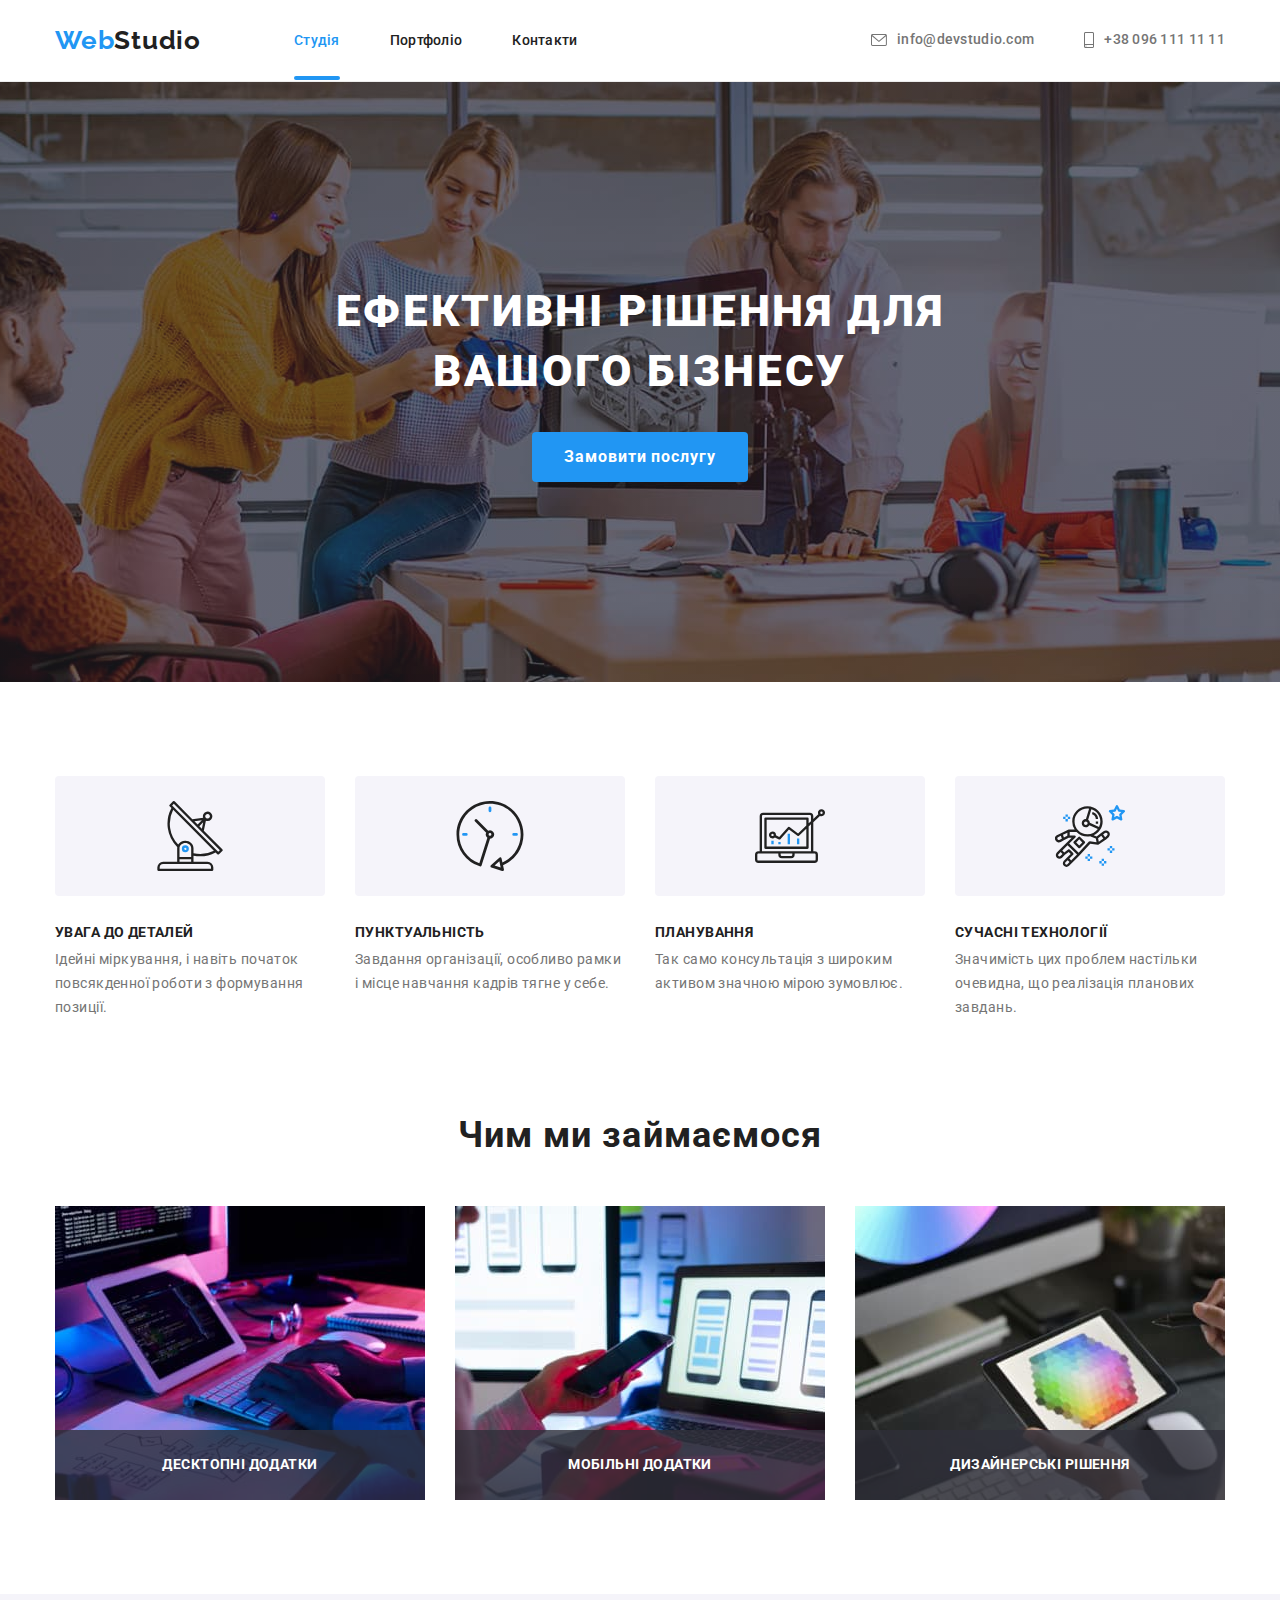
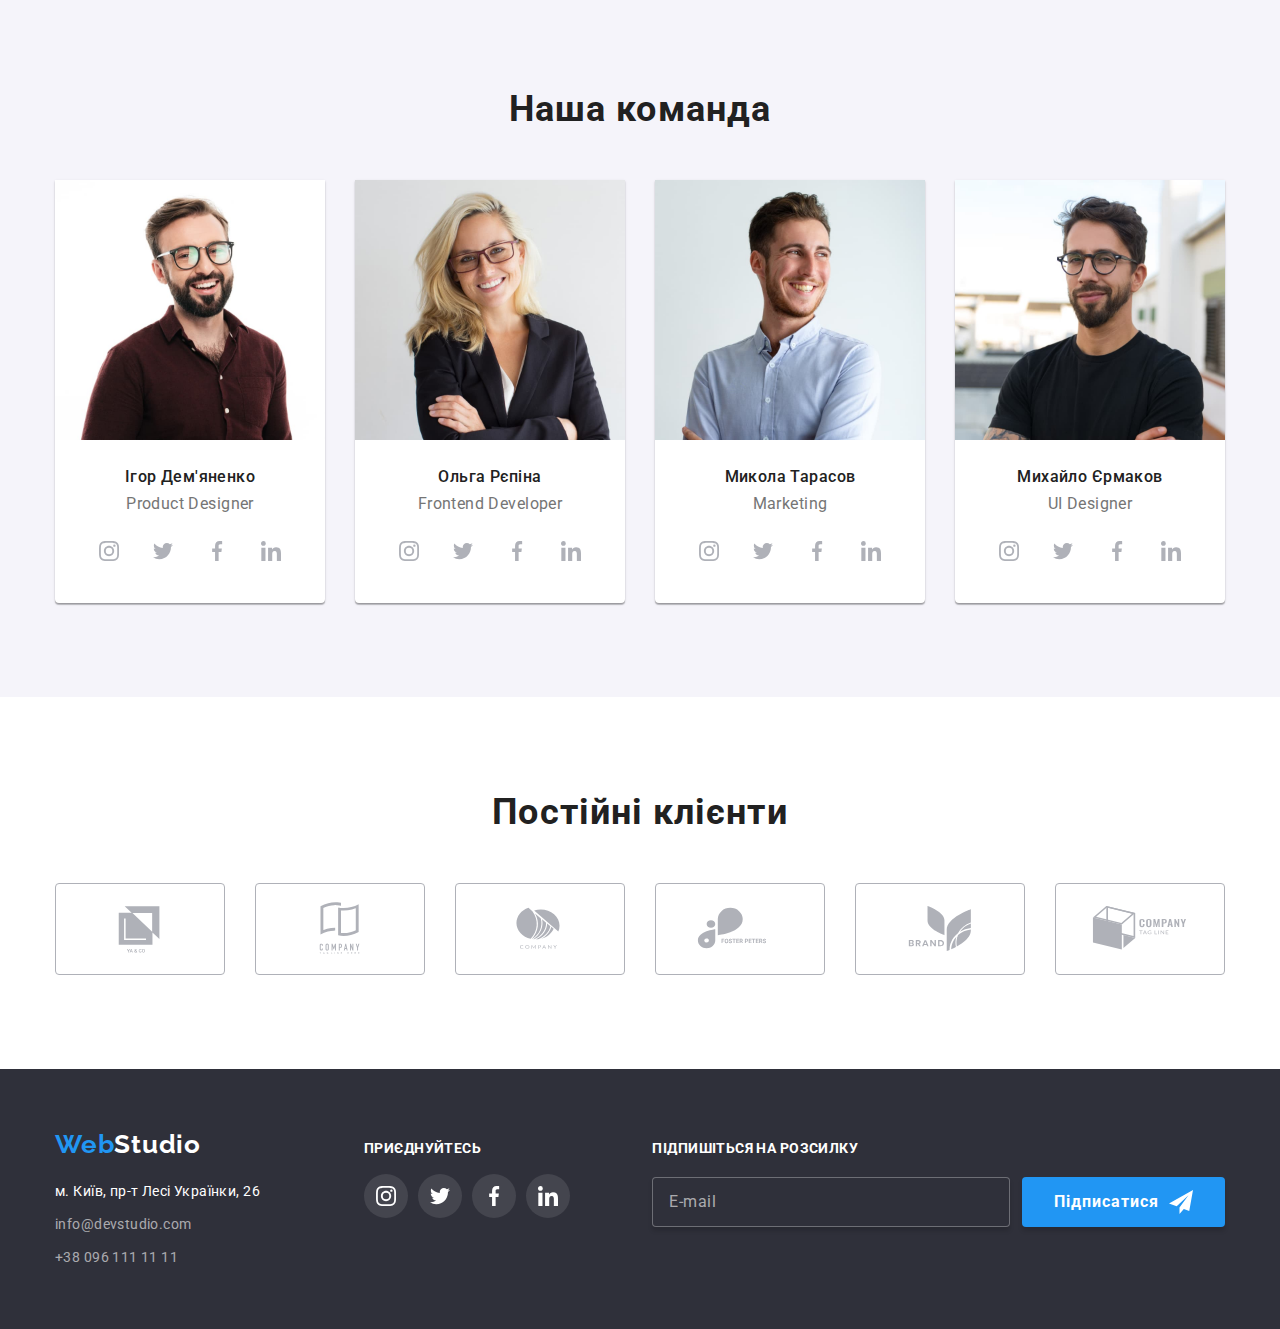
<file: index.html>
<!DOCTYPE html>
<html lang="uk">
<head>
    <meta charset="UTF-8">
    <meta http-equiv="X-UA-Compatible" content="IE=edge">
    <meta name="viewport" content="width=device-width, initial-scale=1.0">
    <title>Студія</title>
    <link rel="stylesheet" href="https://cdn.jsdelivr.net/npm/modern-normalize@1.1.0/modern-normalize.min.css">
    <link rel="preconnect" href="https://fonts.googleapis.com">
    <link rel="preconnect" href="https://fonts.gstatic.com" crossorigin>
    <link href="https://fonts.googleapis.com/css2?family=Raleway:wght@700&family=Roboto:wght@400;500;700;900&display=swap" rel="stylesheet">
    <link rel="stylesheet" href="./css/styles.css">
</head>
<body>

    <!-- HEADER SECTION -->

    <header class="page-header">
        <div class="container page-header-container">
            <nav class="page-nav">
            
                <!-- logo -->
            
                <a href="./index.html" class="logo link"><span class="web-logo">Web</span>Studio</a>
            
                <!-- navigation menu list -->

                <ul class="menu-nav list">
                    <li class="menu-item">
                        <a class="menu-link link current" href="./index.html">Студія</a>
                    </li>
                    <li class="menu-item">
                        <a class="menu-link link" href="./portfolio.html">Портфоліо</a>
                    </li>
                    <li class="menu-item">
                        <a class="menu-link link"  href="#contacts">Контакти</a>
                    </li>
                </ul>
            </nav>

            <!-- navigation contact list -->

            <ul class="contacts-nav list text">
                <li class="contacts-item">
                    <a class="contacts-link link" href="mailto:info@devstudio.com">
                        <svg aria-label="Конверт" class="icons-header" width="16px" height="12px">
                            <use href="./images/icons.svg#icon-envelope"></use>
                        </svg>
                        info@devstudio.com
                    </a>
                </li>
                <li class="contacts-item">
                    <a class="contacts-link link" href="tel:+380961111111">
                        <svg aria-label="Смартфон" class="icons-header" width="10px" height="16px">
                            <use href="./images/icons.svg#icon-smartphone"></use>
                        </svg>
                        +38 096 111 11 11
                    </a>
                </li>
            </ul>
        </div>
    </header>
    
    <!-- MAIN SECTION -->

    <main>
        
        <!-- hero section -->

        <section class="hero">
            <div class="container">
                <h1 class="hero-title">Ефективні рішення для вашого бізнесу</h1>
                <button type="button" class="button-studio" data-modal-open>Замовити послугу</button>
            </div>
        </section>

        <!-- our advantages section -->

        <section class="section-advanteges section">
            <div class="container">
                <h2 class="visually-hidden section-title">Наші переваги</h2>
                <ul class="feature-list list">
                    <li class="feature-items">
                        <div class="block-advanteges">
                        <svg class="icon-advanteges">
                            <use href="./images/icons.svg#icon-antenna"></use>
                        </svg>
                        </div>
                        <h3 class="title-studio">Увага до деталей</h3>
                        <p class="text-studio">Ідейні міркування, і навіть початок повсякденної роботи з формування позиції.</p>
                    </li>
                    <li class="feature-items">
                        <div class="block-advanteges">
                            <svg class="icon-advanteges">
                                <use href="./images/icons.svg#icon-clock"></use>
                            </svg>
                            </div>
                        <h3 class="title-studio">Пунктуальність</h3>
                        <p class="text-studio">Завдання організації, особливо рамки і місце навчання кадрів тягне у себе.</p>
                    </li>
                    <li class="feature-items">
                        <div class="block-advanteges">
                            <svg class="icon-advanteges">
                                <use href="./images/icons.svg#icon-diagram"></use>
                            </svg>
                            </div>
                        <h3 class="title-studio">Планування</h3>
                        <p class="text-studio">Так само консультація з широким активом значною мірою зумовлює.</p>
                    </li>
                    <li class="feature-items">
                        <div class="block-advanteges">
                            <svg class="icon-advanteges">
                                <use href="./images/icons.svg#icon-astronaut"></use>
                            </svg>
                            </div>
                        <h3 class="title-studio">Сучасні технології</h3>
                        <p class="text-studio">Значимість цих проблем настільки очевидна, що реалізація планових завдань.</p>
                    </li>
                </ul>
            </div>
        </section>

        <!-- "what do we do?" section -->

        <section class="section-services">
            <div class="container">
                <h2 class="section-title">Чим ми займаємося</h2>
                <ul class="list section-list">
                    <li>
                        <div class="services">
                            <img
                                src="./images/keyboard.jpg"
                                alt="Користувач набирає код на клавіатурі"
                                width="370">
                            <p class="services-overlay">Десктопні додатки</p>
                        </div>
                    </li>
                    <li>
                        <div class="services">
                            <img
                                src="./images/laptop.jpg"
                                alt="Користувач працює за ноутбуком"
                                width="370">
                            <p class="services-overlay">Мобільні додатки</p>
                        </div>
                    </li>
                    <li>
                        <div class="services">
                            <img
                                src="./images/tablet.jpg"
                                alt="Користувач працює на планшеті"
                                width="370">
                            <p class="services-overlay">Дизайнерські рішення</p>
                        </div>
                    </li>
                </ul>
            </div>
        </section>  
    
        <!-- our team section -->

        <section class="team-section section">
            <div class="container">
                <h2 class="section-title">Наша команда</h2>
                <ul class="list section-list">
                    <li class="img-team">
                        <img
                            src="./images/Product_Designer.jpg"
                            alt="Ігор Дем'яненко"
                            width="270">
                        <div class="team-info">
                            <h3 class="team-title">Ігор Дем'яненко</h3>
                            <p class="team-text">Product Designer</p>
                            <ul class="social-list list">
                                <li class="social-list-item">
                                    <a href="" class="social-list-link">
                                        <svg aria-label="Посилання на інстаграм" class="social-list-icon" width="20px" height="20px">
                                            <use href="./images/icons.svg#icon-instagram"></use>
                                        </svg>
                                    </a>
                                </li>
                                <li class="social-list-item">
                                    <a href="" class="social-list-link">
                                        <svg aria-label="Посилання на твітер" class="social-list-icon" width="20px" height="20px">
                                            <use href="./images/icons.svg#icon-twitter"></use>
                                        </svg>
                                    </a>
                                </li>
                                <li class="social-list-item">
                                    <a href="" class="social-list-link">
                                        <svg aria-label="Посилання на фейсбук" class="social-list-icon" width="20px" height="20px">
                                            <use href="./images/icons.svg#icon-facebook"></use>
                                        </svg>
                                    </a>
                                </li>
                                <li class="social-list-item">
                                    <a href="" class="social-list-link">
                                        <svg aria-label="Посилання на лінкедін" class="social-list-icon" width="20px" height="20px">
                                            <use href="./images/icons.svg#icon-linkedin"></use>
                                        </svg>
                                    </a>
                                </li>
                            </ul>
                        </div>
                    </li>

                    <li class="img-team">
                        <img 
                            src="./images/Frontend_Developer.jpg"
                            alt="Ольга Рєпіна"
                            width="270">
                        <div class="team-info">
                            <h3 class="team-title">Ольга Рєпіна</h3>
                            <p class="team-text">Frontend Developer</p>
                            <ul class="social-list list">
                                <li class="social-list-item">
                                    <a href="" class="social-list-link">
                                        <svg aria-label="Посилання на інстаграм" class="social-list-icon" width="20px" height="20px">
                                            <use href="./images/icons.svg#icon-instagram"></use>
                                        </svg>
                                    </a>
                                </li>
                                <li class="social-list-item">
                                    <a href="" class="social-list-link">
                                        <svg aria-label="Посилання на твітер" class="social-list-icon" width="20px" height="20px">
                                            <use href="./images/icons.svg#icon-twitter"></use>
                                        </svg>
                                    </a>
                                </li>
                                <li class="social-list-item">
                                    <a href="" class="social-list-link">
                                        <svg aria-label="Посилання на фейсбук" class="social-list-icon" width="20px" height="20px">
                                            <use href="./images/icons.svg#icon-facebook"></use>
                                        </svg>
                                    </a>
                                </li>
                                <li class="social-list-item">
                                    <a href="" class="social-list-link">
                                        <svg aria-label="Посилання на лінкедін" class="social-list-icon" width="20px" height="20px">
                                            <use href="./images/icons.svg#icon-linkedin"></use>
                                        </svg>
                                    </a>
                                </li>
                            </ul>
                        </div>
                    </li>

                    <li class="img-team">
                        <img
                            src="./images/Marketing.jpg"
                            alt="Микола Тарасов"
                            width="270">
                        <div class="team-info">
                            <h3 class="team-title">Микола Тарасов</h3>
                            <p class="team-text">Marketing</p>
                            <ul class="social-list list">
                                <li class="social-list-item">
                                    <a href="" class="social-list-link">
                                        <svg aria-label="Посилання на інстаграм" class="social-list-icon" width="20px" height="20px">
                                            <use href="./images/icons.svg#icon-instagram"></use>
                                        </svg>
                                    </a>
                                </li>
                                <li class="social-list-item">
                                    <a href="" class="social-list-link">
                                        <svg aria-label="Посилання на твітер" class="social-list-icon" width="20px" height="20px">
                                            <use href="./images/icons.svg#icon-twitter"></use>
                                        </svg>
                                    </a>
                                </li>
                                <li class="social-list-item">
                                    <a href="" class="social-list-link">
                                        <svg aria-label="Посилання на фейсбук" class="social-list-icon" width="20px" height="20px">
                                            <use href="./images/icons.svg#icon-facebook"></use>
                                        </svg>
                                    </a>
                                </li>
                                <li class="social-list-item">
                                    <a href="" class="social-list-link">
                                        <svg aria-label="Посилання на лінкедін" class="social-list-icon" width="20px" height="20px">
                                            <use href="./images/icons.svg#icon-linkedin"></use>
                                        </svg>
                                    </a>
                                </li>
                            </ul>
                        </div>
                    </li>

                    <li class="img-team">
                        <img src="./images/UI_Designer.jpg"
                            alt="Михайло Єрмаков"
                            width="270">
                        <div class="team-info">
                            <h3 class="team-title">Михайло Єрмаков</h3>
                            <p class="team-text">UI Designer</p>
                            <ul class="social-list list">
                                <li class="social-list-item">
                                    <a href="" class="social-list-link">
                                        <svg aria-label="Посилання на інстаграм" class="social-list-icon" width="20px" height="20px">
                                            <use href="./images/icons.svg#icon-instagram"></use>
                                        </svg>
                                    </a>
                                </li>
                                <li class="social-list-item">
                                    <a href="" class="social-list-link">
                                        <svg aria-label="Посилання на твітер" class="social-list-icon" width="20px" height="20px">
                                            <use href="./images/icons.svg#icon-twitter"></use>
                                        </svg>
                                    </a>
                                </li>
                                <li class="social-list-item">
                                    <a href="" class="social-list-link">
                                        <svg aria-label="Посилання на фейсбук" class="social-list-icon" width="20px" height="20px">
                                            <use href="./images/icons.svg#icon-facebook"></use>
                                        </svg>
                                    </a>
                                </li>
                                <li class="social-list-item">
                                    <a href="" class="social-list-link">
                                        <svg aria-label="Посилання на лінкедін" class="social-list-icon" width="20px" height="20px">
                                            <use href="./images/icons.svg#icon-linkedin"></use>
                                        </svg>
                                    </a>
                                </li>
                            </ul>
                        </div>
                    </li>
                </ul>
            </div>
        </section>

        <section class="section-clients section">
            <div class="container">
                <h2 class="section-title">Постійні клієнти</h2>
                    <ul class="client-list list">
                        <li class="client-item">
                            <a href="" class="client-link">
                                <svg aria-label="Посилання на постійного клієнта" class="client-icon" width="106px" height="60px">
                                    <use href="./images/icons.svg#icon-logo-1"></use>
                                </svg>
                            </a>
                        </li>
                        <li class="client-item">
                            <a href="" class="client-link">
                                <svg aria-label="Посилання на постійного клієнта" class="client-icon" width="106px" height="60px">
                                    <use href="./images/icons.svg#icon-logo-2"></use>
                                </svg>
                            </a>
                        </li>
                        <li class="client-item">
                            <a href="" class="client-link">
                                <svg aria-label="Посилання на постійного клієнта" class="client-icon" width="106px" height="60px">
                                    <use href="./images/icons.svg#icon-logo-3"></use>
                                </svg>
                            </a>
                        </li>
                        <li class="client-item">
                            <a href="" class="client-link">
                                <svg aria-label="Посилання на постійного клієнта" class="client-icon" width="106px" height="60px">
                                    <use href="./images/icons.svg#icon-logo-4"></use>
                                </svg>
                            </a>
                        </li>
                        <li class="client-item">
                            <a href="" class="client-link">
                                <svg aria-label="Посилання на постійного клієнта" class="client-icon" width="106px" height="60px">
                                    <use href="./images/icons.svg#icon-logo-5"></use>
                                </svg>
                            </a>
                        </li>
                        <li class="client-item">
                            <a href="" class="client-link">
                                <svg aria-label="Посилання на постійного клієнта" class="client-icon" width="106px" height="60px">
                                    <use href="./images/icons.svg#icon-logo-6"></use>
                                </svg>
                            </a>
                        </li>
                    </ul>
            </div>
        </section>
    </main>

    <!-- FOOTER SECTION -->

    <footer class="page-footer text">
        
        <div class="container footer-flex">
        
            <div class="footer-logo">
                    <a href="./index.html" class="logo link"><span class="web-logo">Web</span>Studio</a>

                    <address id="contacts" class="address-contacts">
                        <ul class="contacts-footer list text">
                            <li class="footer-item">
                                <a class="footer-link link address" href="https://goo.gl/maps/CPtrU1FHBa2aNyZL9" target="_blank" >м. Київ, пр-т Лесі Українки, 26</a>
                            </li>
                            <li class="footer-item">
                                <a class="footer-link link mail" href="mailto:info@devstudio.com">info@devstudio.com</a>
                            </li>
                            <li class="footer-item">
                                <a class="footer-link link phone" href="tel:+380961111111">+38 096 111 11 11</a>
                            </li>
                        </ul>
                    </address>
            </div>

            <div class="social-link"> 
                <p class="title-social-link">ПРИЄДНУЙТЕСЬ</p>
                <ul class="footer-contact-list list">
                    <li class="footer-contact-item">
                        <a href="" class="footer-contact-link">
                            <svg aria-label="Посилання на інстаграм" class="footer-contact-icon" width="20px" height="20px">
                                <use href="./images/icons.svg#icon-instagram"></use>
                            </svg>
                        </a>
                    </li>
                    <li class="footer-contact-item">
                        <a href="" class="footer-contact-link">
                            <svg ari-label="Посилання на твітер" class="footer-contact-icon" width="20px" height="20px">
                                    <use href="./images/icons.svg#icon-twitter"></use>
                                </svg>
                        </a>
                    </li>
                    <li class="footer-contact-item">
                        <a href="" class="footer-contact-link">
                            <svg aria-label="Посилання на фейсбук" class="footer-contact-icon" width="20px" height="20px">
                                <use href="./images/icons.svg#icon-facebook"></use>
                            </svg>
                        </a>
                    </li>
                    <li class="footer-contact-item">
                        <a href="" class="footer-contact-link">
                            <svg aria-label="Посилання на лінкедін" class="footer-contact-icon" width="20px" height="20px">
                                <use href="./images/icons.svg#icon-linkedin"></use>
                            </svg>
                        </a>
                    </li>
                </ul>
            </div>

            <div class="footer-subs">
                <p class="title-subs">Підпишіться на розсилку</p>

                <form class="footer-form">
                    <label class="subs-field">
                        <input 
                            type="email"
                            placeholder="E-mail"
                            class="subs-form" 
                            name="user-email" required
                        />
                    </label>
                    <button type="submit" class="subs-button button">
                        Підписатися
                        <svg aria-label="Лист-літак для підписки" class="subs-letter-icon" width="24px" height="24px">
                            <use href="./images/icons.svg#icon-letter-plane"></use>
                        </svg>
                    </button>
                </form>

            </div>
        </div>
    </footer>

    <!-- MODAL SECTION -->

    <div class="backdrop is-hidden" data-modal>
        <div class="modal">
            <button type="button" class="modal-close-button" data-modal-close>
                <svg aria-label="Кнопка зкриття модільного вікна" class="close-icon" width="18px" height="18px">
                    <use href="./images/icons.svg#icon-modal-close"></use>
                </svg>
            </button>

            <p class="modal-form-title">Залиште свої дані, ми вам передзвонимо</p>

            <form class="modal-form">
                <label class="modal-form-field">
                    <span class="modal-form-name">Імʼя</span> 
                    <span class="modal-form-icon">
                    <input 
                        type="text" class="modal-form-input" required 
                        pattern="[a-zA-Zа-яА-ЯїЇіІ]+"
                        name="user-name"
                    />
                    <svg aria-label="Іконка користувача" class="modal-name-icon" width="18px" height="18px">
                        <use href="./images/icons.svg#icon-person"></use>
                    </svg>
                    </span>
                </label>

                <label class="modal-form-field">
                    <span class="modal-form-name">Телефон</span> 
                    <span class="modal-form-icon">
                    <input 
                        type="tel" class="modal-form-input" required 
                        pattern="[0-9]{3}-[0-9]{3}-[0-9]{2}-[0-9]{2}" 
                        title="XXX-XXX-XX-XX"
                        name="user-phone"
                    />
                    <svg aria-label="Іконка телефону" class="modal-name-icon" width="18px" height="18px">
                        <use href="./images/icons.svg#icon-phone"></use>
                    </svg>
                    </span>
                </label>

                <label class="modal-form-field">
                    <span class="modal-form-name">Пошта</span> 
                    <span class="modal-form-icon">
                    <input 
                        type="email" class="modal-form-input" required
                        name="user-email"
                    />
                    <svg aria-label="Іконка поштового листа" class="modal-name-icon" width="18px" height="18px">
                        <use href="./images/icons.svg#icon-letter-mail"></use>
                    </svg>
                    </span>
                </label>

                <label class="modal-comment-field">
                    <span class="modal-form-name">Коментар</span> 
                    <textarea 
                        name="user-comment" 
                        class="modal-form-comment" 
                        placeholder="Введіть текст"
                    ></textarea>
                </label>

                <label class="modal-form-check-field">
                    <input 
                        type="checkbox" 
                        name="user-check" 
                        class="modal-form-check visually-hidden" required
                    />

                    <svg aria-label="Галочка" class="modal-active-checkbox" width="16px" height="15px">
                        <use class="modal-active-icon" href="./images/icons.svg#icon-active-check"></use>
                    </svg>

                    <span class="modal-rules-text">Погоджуюся з розсилкою та приймаю&nbsp;<a href="" class="modal-rules-link">Умови договору</a></span>
                </label>

                <button type="submit" class="modal-form-button button">Відправити</button>
            </form>


        </div>
    </div>

    <script src="./js/modal.js"></script>

</body>
</html>
</file>
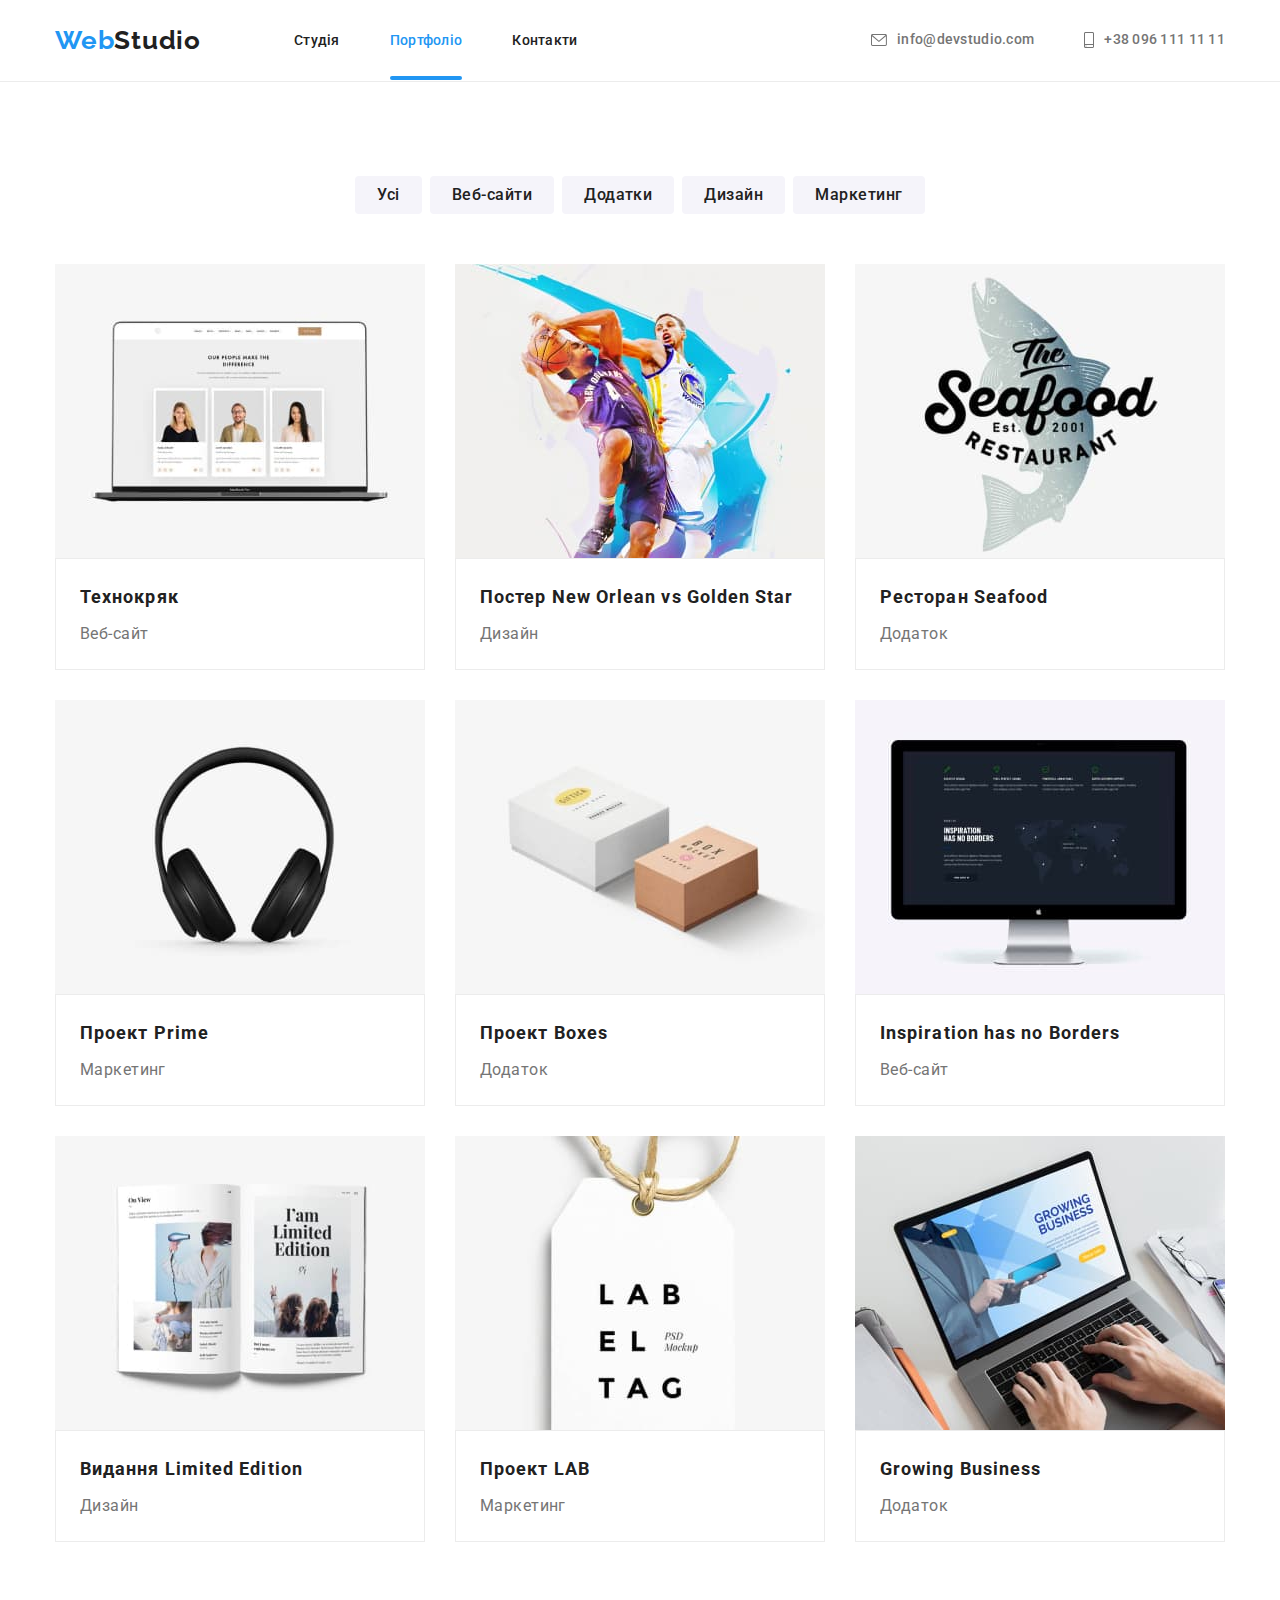
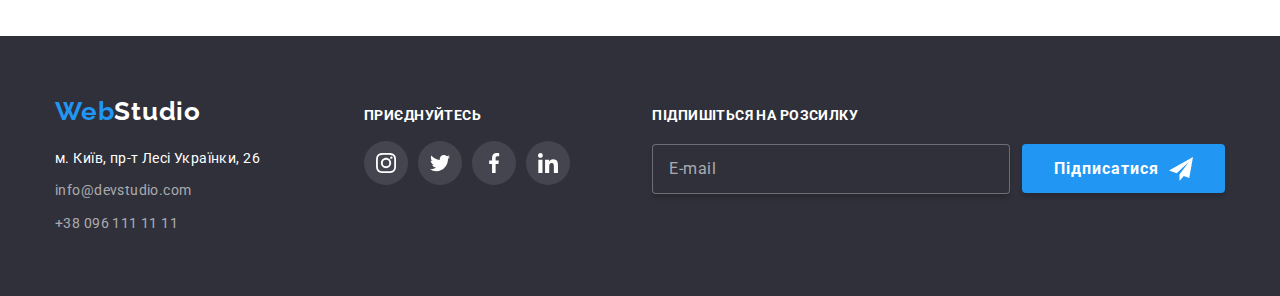
<file: portfolio.html>
<!DOCTYPE html>
<html lang="uk">
<head>
    <meta charset="UTF-8">
    <meta http-equiv="X-UA-Compatible" content="IE=edge">
    <meta name="viewport" content="width=device-width, initial-scale=1.0">
    <title>Портфоліо</title>
    <link rel="stylesheet" href="https://cdn.jsdelivr.net/npm/modern-normalize@1.1.0/modern-normalize.min.css">
    <link rel="preconnect" href="https://fonts.googleapis.com">
    <link rel="preconnect" href="https://fonts.gstatic.com" crossorigin>
    <link href="https://fonts.googleapis.com/css2?family=Raleway:wght@700&family=Roboto:wght@400;500;700;900&display=swap" rel="stylesheet">
    <link rel="stylesheet" href="./css/styles.css">
</head>
<body>

    <!-- HEADER SECTION -->

    <header class="page-header">
        <div class="container page-header-container">
            <nav class="page-nav">
            
                <!-- logo -->
            
                <a href="./index.html" class="logo link"><span class="web-logo">Web</span>Studio</a>
            
                <!-- navigation menu list -->

                <ul class="menu-nav list">
                    <li class="menu-item">
                        <a class="menu-link link" href="./index.html">Студія</a>
                    </li>
                    <li class="menu-item">
                        <a class="menu-link link current" href="./portfolio.html">Портфоліо</a>
                    </li>
                    <li class="menu-item">
                        <a class="menu-link link"  href="#contacts">Контакти</a>
                    </li>
                </ul>
            </nav>

            <!-- navigation contact list -->

            <ul class="contacts-nav list text">
                <li class="contacts-item">
                    <a class="contacts-link link" href="mailto:info@devstudio.com">
                        <svg aria-label="Конверт" class="icons-header" width="16px" height="12px">
                            <use href="./images/icons.svg#icon-envelope"></use>
                        </svg>
                        info@devstudio.com
                    </a>
                </li>
                <li class="contacts-item">
                    <a class="contacts-link link" href="tel:+380961111111">
                        <svg aria-label="Смартфон" class="icons-header" width="10px" height="16px">
                            <use href="./images/icons.svg#icon-smartphone"></use>
                        </svg>
                        +38 096 111 11 11
                    </a>
                </li>
            </ul>
        </div>
    </header>
    
    <!-- MAIN SECTION -->

    <main>

        <!-- portfolio section -->

        <section class="section">
            <div class="container">
                <h1 class="visually-hidden">Заголовок</h1>

                <!-- button navigation -->

                <ul class="filter-button list">
                    <li class="button-item">
                        <button type="button" class="button-portfolio">Усі</button>
                    </li>
                    <li class="button-item">
                        <button type="button" class="button-portfolio">Веб-сайти</button>
                    </li>
                    <li class="button-item">
                        <button type="button" class="button-portfolio">Додатки</button>
                    </li>
                    <li class="button-item">
                        <button type="button" class="button-portfolio">Дизайн</button>
                    </li>
                    <li class="button-item">
                        <button type="button" class="button-portfolio">Маркетинг</button>
                    </li>
                </ul>

                <!-- project section -->

                <ul class="portfolio-list list">
                    <li class="portfolio-items">
                        <a href="#" class="portfolio-card-link link">     
                            <div class="portfolio-overlay">
                                <img
                                    src="./images/techno.jpg"
                                    alt="Відкритий ноутбук"
                                    width="370">
                                <p class="overlay">
                                    Ресурс пропонує комплексні пропозиції 
                                    з різним рівнем функціоналу та сервісів. 
                                    Все це дозволить відвідувачу отримати вичерпні 
                                    відомості про компанію чи приватну особу.
                                </p>
                            </div>
                            <div class="portfolio-info">
                                <h2 class="title-portfolio">Технокряк</h2>
                                <p class="text-portfolio">Веб-сайт</p>
                            </div>
                        </a>
                    </li>

                    <li class="portfolio-items">
                        <a href="#" class="portfolio-card-link link">
                            <div class="portfolio-overlay">
                                <img
                                    src="./images/two_players.jpg"
                                    alt="Два баскетболісти на постері"
                                    width="370">
                                <p class="overlay">
                                    Ресурс пропонує комплексні пропозиції 
                                    з різним рівнем функціоналу та сервісів. 
                                    Все це дозволить відвідувачу отримати вичерпні 
                                    відомості про компанію чи приватну особу.
                                </p>
                            </div>
                            <div class="portfolio-info">
                                <h2 class="title-portfolio">Постер New Orlean vs Golden Star</h2>
                                <p class="text-portfolio">Дизайн</p>
                            </div>
                        </a>
                    </li>

                    <li class="portfolio-items">
                        
                        <a href="#" class="portfolio-card-link link">
                            <div class="portfolio-overlay">
                                <img
                                    src="./images/seafood.jpg"
                                    alt="Логотип ресторану"
                                    width="370">
                                <p class="overlay">
                                    Ресурс пропонує комплексні пропозиції 
                                    з різним рівнем функціоналу та сервісів. 
                                    Все це дозволить відвідувачу отримати вичерпні 
                                    відомості про компанію чи приватну особу.
                                </p>
                            </div>
                            <div class="portfolio-info">
                                <h2 class="title-portfolio">Ресторан Seafood</h2>
                                <p class="text-portfolio">Додаток</p>
                            </div>
                        </a>
                    </li>

                    <li class="portfolio-items">
                        <a href="#" class="portfolio-card-link link">
                            <div class="portfolio-overlay">
                                <img
                                    src="./images/headphones.jpg"
                                    alt="Навушники"
                                    width="370">
                                <p class="overlay">
                                    Ресурс пропонує комплексні пропозиції 
                                    з різним рівнем функціоналу та сервісів. 
                                    Все це дозволить відвідувачу отримати вичерпні 
                                    відомості про компанію чи приватну особу.
                                </p>
                            </div>
                            <div class="portfolio-info">
                                <h2 class="title-portfolio">Проект Prime</h2>
                                <p class="text-portfolio">Маркетинг</p>
                            </div>
                        </a>
                    </li>

                    <li class="portfolio-items">
                        <a href="#" class="portfolio-card-link link">
                            <div class="portfolio-overlay">
                                <img
                                    src="./images/boxes.jpg"
                                    alt="Дві коробки"
                                    width="370">
                                <p class="overlay">
                                    Ресурс пропонує комплексні пропозиції 
                                    з різним рівнем функціоналу та сервісів. 
                                    Все це дозволить відвідувачу отримати вичерпні 
                                    відомості про компанію чи приватну особу.
                                </p>
                            </div>
                            <div class="portfolio-info">
                                <h2 class="title-portfolio">Проект Boxes</h2>
                                <p class="text-portfolio">Додаток</p>
                            </div>
                        </a>
                    </li>

                    <li class="portfolio-items">
                        <a href="#" class="portfolio-card-link link">
                            <div class="portfolio-overlay">
                                <img
                                    src="./images/display.jpg"
                                    alt="Монітор"
                                    width="370">
                                <p class="overlay">
                                    Ресурс пропонує комплексні пропозиції 
                                    з різним рівнем функціоналу та сервісів. 
                                    Все це дозволить відвідувачу отримати вичерпні 
                                    відомості про компанію чи приватну особу.
                                </p>
                            </div>
                            <div class="portfolio-info">
                                <h2 class="title-portfolio">Inspiration has no Borders</h2>
                                <p class="text-portfolio">Веб-сайт</p>                                
                            </div>
                        </a>
                    </li>

                    <li class="portfolio-items">
                        <a href="#" class="portfolio-card-link link">
                            <div class="portfolio-overlay">
                                <img
                                    src="./images/magazine.jpg"
                                    alt="Відкрити журнал"
                                    width="370">
                                <p class="overlay">
                                    Ресурс пропонує комплексні пропозиції 
                                    з різним рівнем функціоналу та сервісів. 
                                    Все це дозволить відвідувачу отримати вичерпні 
                                    відомості про компанію чи приватну особу.
                                </p>
                            </div>
                            <div class="portfolio-info">
                                <h2 class="title-portfolio">Видання Limited Edition</h2>
                                <p class="text-portfolio">Дизайн</p>
                            </div>
                        </a>
                    </li>

                    <li class="portfolio-items">
                        <a href="#" class="portfolio-card-link link">
                            <div class="portfolio-overlay">
                                <img
                                    src="./images/label.jpg"
                                    alt="Бирка"
                                    width="370">
                                <p class="overlay">
                                    Ресурс пропонує комплексні пропозиції 
                                    з різним рівнем функціоналу та сервісів. 
                                    Все це дозволить відвідувачу отримати вичерпні 
                                    відомості про компанію чи приватну особу.
                                </p>
                            </div>
                            <div class="portfolio-info">
                                <h2 class="title-portfolio">Проект LAB</h2>
                                <p class="text-portfolio">Маркетинг</p>
                            </div>
                        </a>
                    </li>

                    <li class="portfolio-items">
                        <a href="#" class="portfolio-card-link link">
                            <div class="portfolio-overlay">
                                <img
                                    src="./images/growing_business.jpg"
                                    alt="Користувач набирає щось на ноутбуці"
                                    width="370">
                                <p class="overlay">
                                    Ресурс пропонує комплексні пропозиції 
                                    з різним рівнем функціоналу та сервісів. 
                                    Все це дозволить відвідувачу отримати вичерпні 
                                    відомості про компанію чи приватну особу.
                                </p>
                            </div>
                            <div class="portfolio-info">
                                <h2 class="title-portfolio">Growing Business</h2>
                                <p class="text-portfolio">Додаток</p>
                            </div>
                        </a>
                    </li>
                </ul>
            </div>
        </section>
    </main>

    <!-- FOOTER SECTION -->

    <footer class="page-footer text">
        
        <div class="container footer-flex">
        
            <div class="footer-logo">
                    <a href="./index.html" class="logo link"><span class="web-logo">Web</span>Studio</a>

                    <address id="contacts" class="address-contacts">
                        <ul class="contacts-footer list text">
                            <li class="footer-item">
                                <a class="footer-link link address" href="https://goo.gl/maps/CPtrU1FHBa2aNyZL9" target="_blank" >м. Київ, пр-т Лесі Українки, 26</a>
                            </li>
                            <li class="footer-item">
                                <a class="footer-link link mail" href="mailto:info@devstudio.com">info@devstudio.com</a>
                            </li>
                            <li class="footer-item">
                                <a class="footer-link link phone" href="tel:+380961111111">+38 096 111 11 11</a>
                            </li>
                        </ul>
                    </address>
            </div>

            <div class="social-link"> 
                <p class="title-social-link">ПРИЄДНУЙТЕСЬ</p>
                <ul class="footer-contact-list list">
                    <li class="footer-contact-item">
                        <a href="" class="footer-contact-link">
                            <svg aria-label="Посилання на інстаграм" class="footer-contact-icon" width="20px" height="20px">
                                <use href="./images/icons.svg#icon-instagram"></use>
                            </svg>
                        </a>
                    </li>
                    <li class="footer-contact-item">
                        <a href="" class="footer-contact-link">
                            <svg ari-label="Посилання на твітер" class="footer-contact-icon" width="20px" height="20px">
                                    <use href="./images/icons.svg#icon-twitter"></use>
                                </svg>
                        </a>
                    </li>
                    <li class="footer-contact-item">
                        <a href="" class="footer-contact-link">
                            <svg aria-label="Посилання на фейсбук" class="footer-contact-icon" width="20px" height="20px">
                                <use href="./images/icons.svg#icon-facebook"></use>
                            </svg>
                        </a>
                    </li>
                    <li class="footer-contact-item">
                        <a href="" class="footer-contact-link">
                            <svg aria-label="Посилання на лінкедін" class="footer-contact-icon" width="20px" height="20px">
                                <use href="./images/icons.svg#icon-linkedin"></use>
                            </svg>
                        </a>
                    </li>
                </ul>
            </div>

            <div class="footer-subs">
                <p class="title-subs">Підпишіться на розсилку</p>

                <form class="footer-form">
                    <label class="subs-field">
                        <input 
                            type="email"
                            placeholder="E-mail"
                            class="subs-form" 
                            name="user-email" required
                        />
                    </label>
                    <button type="submit" class="subs-button button">
                        Підписатися
                        <svg aria-label="Лист-літак для підписки" class="subs-letter-icon" width="24px" height="24px">
                            <use href="./images/icons.svg#icon-letter-plane"></use>
                        </svg>
                    </button>
                </form>
                
            </div>
        </div>
    </footer>
</body>
</html>
</file>
<file: css/styles.css>
* {
    box-sizing: border-box;
}

:root {
    --primary-font: 'Roboto', sans-serif;
    --secondary-font: 'Raleway', sans-serif;
    --primary-title-color: #212121;
    --primary-text-color: #757575;
    --accent-color: #2196F3;
    --accent-second-color: #188CE8;
    --primary-bgc-color: #fff;
    --primary-body-color: #000;
    --section-bcg-color: #2F303A;
    --portfolio-btn-grey-color: #F5F4FA;
    --footer-contacts-color: rgba(255, 255, 255, 0.6);
    --footer-elipse-color: rgba(255, 255, 255, 0.1);
    --primary-border: 1px solid #ECECEC;
    --fill-social-icon: #AFB1B8;
    --hero-bgc:#C4C4C4;
}

/* =============== RESET INDENTS =============== */

h1,
h2,
h3,
h4,
h5,
h6,
p {
    margin-top: 0;
    margin-bottom: 0;
}

ul {
    margin-top: 0;
    margin-bottom: 0;
    padding-left: 0;
}

/* =============== PRIMARY STYLES =============== */

body {
    color: var(--primary-body-color);
    background-color: var(--primary-bgc-color);
    font-family: var(--primary-font);
    font-size: 14px;
    letter-spacing: 0.03em;
}

.container {
    width: 1200px;
    margin: 0 auto;
    padding: 0 15px;
}

img {
    display: block;
    max-width: 100%;
    height: auto;
}

button {
    display: block;
    margin: 0 auto;
    font-family: inherit;
    cursor: pointer;
    border: none;
    border-radius: 4px;
}

.list {
    list-style: none;
    padding-left: 0;
    margin: 0;
}

.link {
    text-decoration: none;
}

.section {
    padding-top: 94px;
    padding-bottom: 94px;
}

/* =============== HIDEN TITLE =============== */

.visually-hidden {
    position: absolute;
    white-space: nowrap;
    width: 1px;
    height: 1px;
    overflow: hidden;
    border: 0;
    padding: 0;
    clip: rect(0 0 0 0);
    clip-path: inset(50%);
    margin: -1px;
}

/* =============== HEADER SECTION =============== */

.page-header {
    border-bottom: var(--primary-border);
}

.page-header-container {
    display: flex;
    align-items: center;
}

.page-nav {
    display: flex;
    align-items: center;
}

.menu-nav {
    display: flex;
    column-gap: 50px;
}

.menu-item {
    padding-top: 32px;
    padding-bottom: 32px;
}

.contacts-nav {
    display: flex;
    column-gap: 50px;
    margin-left: auto;
}

.logo {
    font-family: var(--secondary-font);
    font-weight: 700;
    font-size: 26px;
    line-height: 1.19;
    letter-spacing: 0.03em;
    margin-right: 93px;
}

.web-logo {
    color: var(--accent-color);
}

/* =============== NAVIGATION MENU SECTION =============== */

.page-nav .link {
    color: var(--primary-title-color);
}

.menu-nav .link.current {
    color: var(--accent-color);
    height: 100%;
}

.current::after {
    content: "";
    position: absolute;
    display: block;
    width: 100%;
    height: 4px;
    background-color: var(--accent-color);
    border-radius: 2px;
    bottom: 0;
}

.menu-nav .link:hover,
.menu-nav .link:focus {
    color: var(--accent-color);
}

.menu-link {
    position: relative;
    font-family: var(--primary-font);
    font-weight: 500;
    line-height: 1.14;
    letter-spacing: 0.02em;
    transition-property: color;
    transition-duration: 250ms;
    transition-timing-function: cubic-bezier(0.4, 0, 0.2, 1);
    padding: 32px 0;
}

/* =============== NAVIGATION CONTACT SECTION =============== */

.contacts-link {
    color: var(--primary-text-color);
    font-family: var(--primary-font);
    font-weight: 500;
    line-height: 1.14;
    letter-spacing: 0.02em;
    display: flex;
    align-items: center;
    fill: currentColor;
    padding: 1px 0px;
    transition-property: color;
    transition-duration: 250ms;
    transition-timing-function: cubic-bezier(0.4, 0, 0.2, 1);
}

.contacts-link:hover,
.contacts-link:focus {
    color: var(--accent-color);
}

.icons-header {
    margin-right: 10px;
}

/* =============== STUDIO MAIN SECTION =============== */


.hero { 
    background-color: var(--hero-bgc);
    padding-top: 200px;
    padding-bottom: 200px;
    background-image: linear-gradient(rgba(47, 48, 58, 0.4), rgba(47, 48, 58, 0.4)) ,url(../images/background-image-hero.jpg);
    background-size: cover;
    max-width: 1600px;
    height: 600px;
    margin: 0 auto;
    background-position: center;

}

.hero-title {
    color: var(--primary-bgc-color);
    font-weight: 900;
    font-size: 44px;
    line-height: 1.36;
    text-align: center;
    letter-spacing: 0.06em;
    text-transform: uppercase;
    margin-bottom: 30px;
    width: 696px;
    margin-left: auto;
    margin-right: auto;
}

.section-title {
    color: var(--primary-title-color);
    font-weight: 700;
    font-size: 36px;
    line-height: 1.17;
    text-align: center;
    margin-bottom: 50px;
    letter-spacing: 0.03em;
}

.section-list {
    display: flex;
    column-gap: 30px;
}

.feature-list {
    display: flex;
}

.feature-items {
    flex-basis: calc((100% - 90px) / 4);
}

.block-advanteges {
    display: flex;
    justify-content: center;
    align-items: center;
    height: 120px;
    width: 100%;
    background-color: var(--portfolio-btn-grey-color);
    border-radius: 4px;
    margin-bottom: 30px;
}

.icon-advanteges {
    width: 70px;
    height: 70px;
}

.feature-items:not(:last-child) {
    margin-right: 30px;
}

.feature-list .title-studio {
    column-gap: 30px;
    color: var(--primary-title-color);
    font-weight: 700;
    font-size: 14px;
    line-height: 0.87;
    text-transform: uppercase;
    margin-bottom: 10px;
}

.feature-list .text-studio {
    color: var(--primary-text-color);
    line-height: 1.71;
}

.team-section {
    background-color: var(--portfolio-btn-grey-color);
}

.img-team {
    background-color: var(--primary-bgc-color);
    box-shadow: 0px 1px 3px rgba(0, 0, 0, 0.12), 0px 1px 1px rgba(0, 0, 0, 0.14), 0px 2px 1px rgba(0, 0, 0, 0.2);
    border-radius: 0px 0px 4px 4px;

}

.team-title {
    color: var(--primary-title-color);
    font-weight: 500;
    font-size: 16px;
    line-height: 0.84;
    text-align: center;
    margin-bottom: 10px;
}

.team-text {
    color: var(--primary-text-color);
    font-size: 16px;
    line-height: 1.19;
    text-align: center;
    margin-bottom: 16px;
}

.team-info {
    padding-top: 30px;
    padding-bottom: 30px;
}

.section-services {
    padding-bottom: 94px;
}

.social-list-icon {
    fill: currentColor;
}

.social-list {
    display: flex;
    justify-content: center;
    align-items: center;
    column-gap: 10px;
}

.social-list-link {
    display: flex;
    justify-content: center;
    align-items: center;
    width: 44px;
    height: 44px;
    border-radius: 50%;
    color: var(--fill-social-icon);
    transition-property: background-color, color;
    transition-duration: 250ms;
    transition-timing-function: cubic-bezier(0.4, 0, 0.2, 1);
}

.social-list-link:hover,
.social-list-link:focus {
    background-color: var(--accent-color);
    color: var(--primary-bgc-color);
}

.client-list {
    display: flex;
    justify-content: center;
    align-items: center;
    column-gap: 30px;
}

.client-link {
    display: flex;
    justify-content: center;
    align-items: center;
    border: 1px solid currentColor;
    width: 170px;
    height: 92px;
    border-radius: 4px;
    color: var(--fill-social-icon);
    transition-property: color;
    transition-duration: 250ms;
    transition-timing-function: cubic-bezier(0.4, 0, 0.2, 1);
}

.client-icon {
    fill: currentColor;
}

.client-link:hover,
.client-link:focus {
    color: var(--accent-color);
}

/* =============== STUDIO BUTTON SECTION =============== */

.button-studio  {
    background-color: var(--accent-color);
    color: var(--primary-bgc-color);
    font-weight: 700;
    font-size: 16px;
    line-height: 1.87;
    align-items: center;
    text-align: center;
    letter-spacing: 0.06em;
    padding: 10px 32px;
    transition-property: background-color, color;
    transition-duration: 250ms;
    transition-timing-function: cubic-bezier(0.4, 0, 0.2, 1);
}

.button-studio:hover,
.button-studio:focus,
.button-studio:active {
    background-color: var(--accent-second-color);
    color: var(--primary-bgc-color);
}

/* =============== PORTFOLIO MAIN SECTION =============== */

.portfolio-list .title-portfolio {
    color: var(--primary-title-color);
    font-weight: 700;
    font-size: 18px;
    line-height: 2;
    letter-spacing: 0.06em;
    margin-bottom: 4px;
}

.portfolio-list .text-portfolio {
    color: var(--primary-text-color);
    font-size: 16px;
    line-height: 1.87;
}

.portfolio-list {
    display: flex;
    flex-wrap: wrap;
    gap: 30px;
}

.portfolio-info {
    padding: 20px 24px;
    border: var(--primary-border);
    border-top: 2 solid transparent;
}

.portfolio-card-link {
    display: block;
}

.portfolio-card-link:hover,
.portfolio-card-link:focus {
    box-shadow: 0px 1px 1px rgba(0, 0, 0, 0.12), 0px 4px 4px rgba(0, 0, 0, 0.06), 1px 4px 6px rgba(0, 0, 0, 0.16);
}

.portfolio-overlay {
    position: relative;
    overflow: hidden;
}

.overlay {
    position: absolute;
    left: 0;
    top: 0;
    width: 100%;
    height: 100%;
    background-color: rgba(33, 150, 243, 0.9);
    color: var(--primary-bgc-color);
    font-size: 18px;
    line-height: 1.5;
    letter-spacing: 0.03em;
    padding: 63px 24px;
    overflow: auto;
    transform: translateY(100%);
    transition-property: transform, box-shadow;
    transition-duration: 250ms;
    transition-timing-function: cubic-bezier(0.4, 0, 0.2, 1);
}

.services {
    position: relative;
}

.services-overlay {
    display: flex;
    align-items: center;
    justify-content: center;
    position: absolute;
    bottom: 0;
    width: 100%;
    height: 70px;
    font-weight: 700;
    line-height: 1.14;
    text-transform: uppercase;
    color: var(--primary-bgc-color);
    background-color: rgba(47, 48, 58, 0.8);;
}

.portfolio-card-link:hover .overlay,
.portfolio-card-link:focus .overlay {
    transform: translate(0%);
}

.portfolio-card-link:hover .portfolio-overlay,
.portfolio-card-link:focus .portfolio-overlay {
    box-shadow: 0px 4px 4px rgba(0, 0, 0, 0.25);
}


/* =============== PORTFOLIO BUTTON SECTION =============== */

.button-portfolio {
    background-color: var(--portfolio-btn-grey-color);
    color: var(--primary-title-color);
    font-weight: 500;
    font-size: 16px;
    line-height: 1.62;
    text-align: center;
    letter-spacing: 0.03em;
    padding: 6px 22px;
    transition-property: color, background-color, box-shadow;
    transition-duration: 250ms;
    transition-timing-function: cubic-bezier(0.4, 0, 0.2, 1);

}

.button-portfolio:hover,
.button-portfolio:focus {
    color: var(--primary-bgc-color);
    background-color: var(--accent-second-color);
    box-shadow: 0px 3px 1px rgba(0, 0, 0, 0.1), 0px 1px 2px rgba(0, 0, 0, 0.08), 0px 2px 2px rgba(0, 0, 0, 0.12);
}

.filter-button {
    display: flex;
    justify-content: center;
    margin-bottom: 50px;
}

.button-item:last-child {
    margin-right: 0;
}

.button-item {
    margin-right: 8px;
}

/* =============== FOOTER SECTION =============== */

.page-footer,
.page-footer .link {
    background-color: var(--section-bcg-color);
    color: var(--primary-bgc-color);
    font-style: normal;
    flex-direction: column;
    transition-property: color;
    transition-duration: 250ms;
    transition-timing-function: cubic-bezier(0.4, 0, 0.2, 1);
}

.page-footer .footer-link.mail,
.page-footer .footer-link.phone {
    color: var(--footer-contacts-color);
}

.contacts-footer .link:hover,
.contacts-footer .link:focus {
    color: var(--accent-color);
}

.footer-item {
    font-family: var(--primary-font);
    font-size: 14px;
    line-height: 1.71;
}

.page-footer {
    padding-top: 60px;
    padding-bottom: 60px;
}

.address-contacts {
    margin-top: 20px;
}

.footer-item:not(:last-child) {
    margin-bottom: 9px;
}

.footer-contact-list {
    display: flex;
    column-gap: 10px;
}

.footer-contact-link {
    display: flex;
    justify-content: center;
    align-items: center;
    width: 44px;
    height: 44px;
    border-radius: 50%;
    background-color: var(--footer-elipse-color) ;
    color: var(--primary-bgc-color);
    transition-property: background-color;
    transition-duration: 250ms;
    transition-timing-function: cubic-bezier(0.4, 0, 0.2, 1);
}

.footer-contact-icon {
    fill: currentColor;
}

.footer-contact-link:hover,
.footer-contact-link:focus {
    background-color: var(--accent-color);
}

.footer-flex {
    display: flex;
    align-items: baseline;
}

.social-link {
    margin-right: auto;
}

.footer-logo {
    margin-right: 70px;
}

.title-social-link {
    font-weight: 700;
    line-height: 0.87;
    margin-bottom: 20px;
}

.title-subs {
    font-weight: 700;
    font-size: 14px;
    line-height: 1.14;
    letter-spacing: 0.03em;
    text-transform: uppercase;
    margin-bottom: 20px;
}

.footer-form {
    display: flex;
    align-items: center;
    justify-content: center;
    gap: 12px;
}

.subs-form {
    width: 358px;
    height: 50px;
    padding-left: 16px;
    color: var(--footer-contacts-color);
    background-color: var(--section-bcg-color);
    border: 1px solid rgba(255, 255, 255, 0.3);
    border-radius: 4px;
    box-shadow: 0px 4px 4px 0px rgb(0 0 0 / 15%);
    transition-property: border-color;
    transition-duration: 250ms;
    transition-timing-function: cubic-bezier(0.4, 0, 0.2, 1);
}

.subs-form::placeholder {
    font-weight: 400;
    font-size: 16px;
    line-height: 1.25;
    letter-spacing: 0.03em;
    color: var(--footer-contacts-color)
}

.subs-form:focus {
    outline: none;
    border-color: var(--accent-color);
}

.subs-button  {
    display: flex;
    align-items: center;
    justify-content: center;
    gap: 10px;
    background-color: var(--accent-color);
    color: var(--primary-bgc-color);
    font-weight: 700;
    font-size: 16px;
    line-height: 1.87;
    align-items: center;
    text-align: center;
    letter-spacing: 0.06em;
    padding: 10px 32px;
    box-shadow: 0px 4px 4px rgba(0, 0, 0, 0.15);
    border-radius: 4px;
    transition-property: background-color, color;
    transition-duration: 250ms;
    transition-timing-function: cubic-bezier(0.4, 0, 0.2, 1);
}

.subs-button:hover,
.subs-button:focus,
.subs-button:active {
    background-color: var(--accent-second-color);
    color: var(--primary-bgc-color);
}

/* ============== BACKDROP & MODAL SECTION ============= */

.backdrop {
    position: fixed;
    top: 0;
    left: 0;
    z-index: 100;
    width: 100%;
    height: 100%;
    background-color: rgba(0, 0, 0, 0.2);
    transition-property: opacity, visibility;
    transition-duration: 250ms;
    transition-timing-function: cubic-bezier(0.4, 0, 0.2, 1);
}

.modal {
    position: absolute;
    top: 50%;
    left: 50%;
    padding: 40px;
    transform: translate(-50%, -50%);
    width: 528px;
    height: 581px;
    background: var(--primary-bgc-color);
    box-shadow: 0px 1px 3px rgba(0, 0, 0, 0.12), 0px 1px 1px rgba(0, 0, 0, 0.14), 0px 2px 1px rgba(0, 0, 0, 0.2);
    border-radius: 4px;
}

.modal-close-button {
    display: flex;
    align-items: center;
    justify-content: center;
    border-radius: 50%;
    position: absolute;
    top: 8px;
    right: 8px;
    width: 30px;
    height: 30px;
    background-color: var(--primary-bgc-color);
    border: 1px solid rgba(0, 0, 0, 0.1);
    padding: 0;
}

.backdrop.is-hidden {
    opacity: 0;
    visibility: hidden;
    pointer-events: none;
}

.close-icon {
    transition-property: fill;
    transition-duration: 250ms;
    transition-timing-function: cubic-bezier(0.4, 0, 0.2, 1);
}

.close-icon:hover,
.close-icon.focus {
    fill: var(--accent-color);
}

/* ============== FORM SECTION ============= */

.modal-form-title {
    font-weight: 700;
    font-size: 20px;
    line-height: 1.15;
    text-align: center;
    letter-spacing: 0.03em;
    color: var(--primary-title-color);
    margin-bottom: 12px;
}

.modal-form {
    display: flex;
    flex-direction: column;
}

.modal-form-input {
    width: 100%;
    height: 40px;
    border: 1px solid rgba(33, 33, 33, 0.2);
    border-radius: 4px;
    padding-left: 42px;
    transition-property: border-color;
    transition-duration: 250ms;
    transition-timing-function: cubic-bezier(0.4, 0, 0.2, 1);
}

.modal-form-field {
    margin-bottom: 10px;
}

.modal-comment-field {
    margin-bottom: 20px;
}

.modal-form-comment {
    padding: 12px 16px;
    width: 100%;
    height: 120px;
    border: 1px solid rgba(33, 33, 33, 0.2);
    border-radius: 4px;
    transition-property: border-color;
    transition-duration: 250ms;
    transition-timing-function: cubic-bezier(0.4, 0, 0.2, 1);
    resize: none;
}

.modal-form-name {
    display: block;
    font-weight: 400;
    font-size: 12px;
    line-height: 1.17;
    margin-bottom: 4px;
    letter-spacing: 0.01em;
    color: var(--primary-text-color);
}

.modal-name-icon {
    position: absolute;
    top: 50%;
    left: 12px;
    transform: translateY(-50%);
    color: var(--primary-title-color);
    transition-duration: 250ms;
    transition-timing-function: cubic-bezier(0.4, 0, 0.2, 1);
}

.modal-form-check-field {
    display: flex;
    align-items: center;
    margin-bottom: 30px;
    justify-content: center;
}

.modal-form-icon {
    display: block;
    position: relative;
    transition-property: fill;
    transition-duration: 250ms;
    transition-timing-function: cubic-bezier(0.4, 0, 0.2, 1);
}

.modal-form-input:focus + .modal-name-icon {
    fill: var(--accent-color);
}

.modal-form-comment:focus,
.modal-form-input:focus {
    outline: none;
    border-color: var(--accent-color);
}

.modal-form-comment::placeholder {
    font-size: 12px;
    line-height: 1.17;
    letter-spacing: 0.01em;
    color: rgba(117, 117, 117, 0.5);
}

.modal-active-checkbox {
    border: 2px solid var(--primary-title-color);
    border-radius: 3px;
    cursor: pointer;
    fill: transparent;
    margin-right: 7px;
}

.modal-active-icon {
    display: none;
}

.modal-form-check:checked + .modal-active-checkbox .modal-active-icon {
    display: block;
}


.modal-form-check:checked + .modal-active-checkbox {
    border: none;
}

.modal-form-check:focus + .modal-active-checkbox {
    box-shadow: 0 0 0 1px var(--primary-body-color);
    transition-duration: 250ms;
    transition-timing-function: cubic-bezier(0.4, 0, 0.2, 1);
}

.modal-form-button  {
    background-color: var(--accent-color);
    color: var(--primary-bgc-color);
    font-weight: 700;
    font-size: 16px;
    line-height: 1.87;
    align-items: center;
    text-align: center;
    letter-spacing: 0.06em;
    padding: 10px 52px;
    box-shadow: 0px 4px 4px rgba(0, 0, 0, 0.15);
    border-radius: 4px;
    transition-property: background-color, color;
    transition-duration: 250ms;
    transition-timing-function: cubic-bezier(0.4, 0, 0.2, 1);
}

.modal-form-button:hover,
.modal-form-button:focus,
.modal-form-button:active {
    background-color: var(--accent-second-color);
    color: var(--primary-bgc-color);
}

.modal-rules-link {
    color: var(--accent-color);
}

.modal-rules-text {
    font-weight: 400;
    font-size: 14px;
    line-height: 1.71;
    letter-spacing: 0.03em;
    color: var(--primary-text-color);
}
</file>
